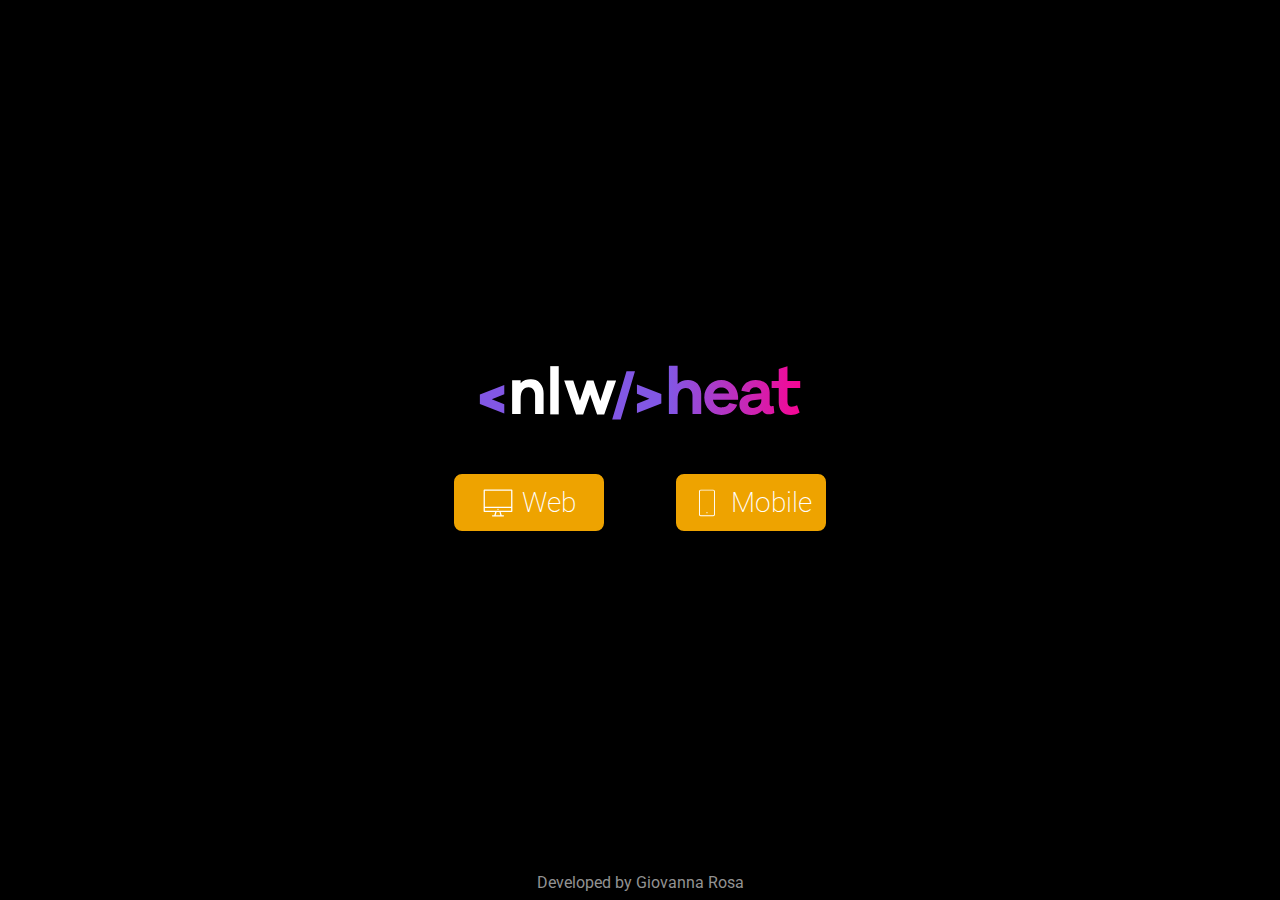
<file: index.html>
<!DOCTYPE html>
<html lang="en">
  <head>
    <meta charset="UTF-8" />
    <meta http-equiv="X-UA-Compatible" content="IE=edge" />
    <meta name="viewport" content="width=device-width, initial-scale=1.0" />
    <link rel="preconnect" href="https://fonts.googleapis.com" />
    <link rel="preconnect" href="https://fonts.gstatic.com" crossorigin />
    <link
      href="https://fonts.googleapis.com/css2?family=Roboto:wght@300;400;700&display=swap"
      rel="stylesheet"
    />
    <link rel="stylesheet" href="style.css" />
    <title>NWL-Heat Home</title>
  </head>
  <body>
    <img src="./assets/nlwheat-icon.svg" alt="NWL-Heat Icon" />
    <div class="container-buttons">
      <div class="challenge">
        <span class="container-icons">
          <img class="icons" src="./assets/desktop-icon.svg" alt="" />
        </span>
        <a
          class="challengeLink"
          href="https://giovanna-mrosa.github.io/nwlheat-dowhile2021/desafio"
          target="_blank"
          >Web</a
        >
      </div>
      <div class="origin">
        <span class="container-icons">
          <img class="icons" src="./assets/mobile-icon.svg" alt="" />
        </span>
        <a
          class="originLink"
          href="https://giovanna-mrosa.github.io/nwlheat-dowhile2021/origin/"
          target="_blank"
          >Mobile</a
        >
      </div>
    </div>
    <p>Developed by Giovanna Rosa</p>
  </body>
</html>
</file>
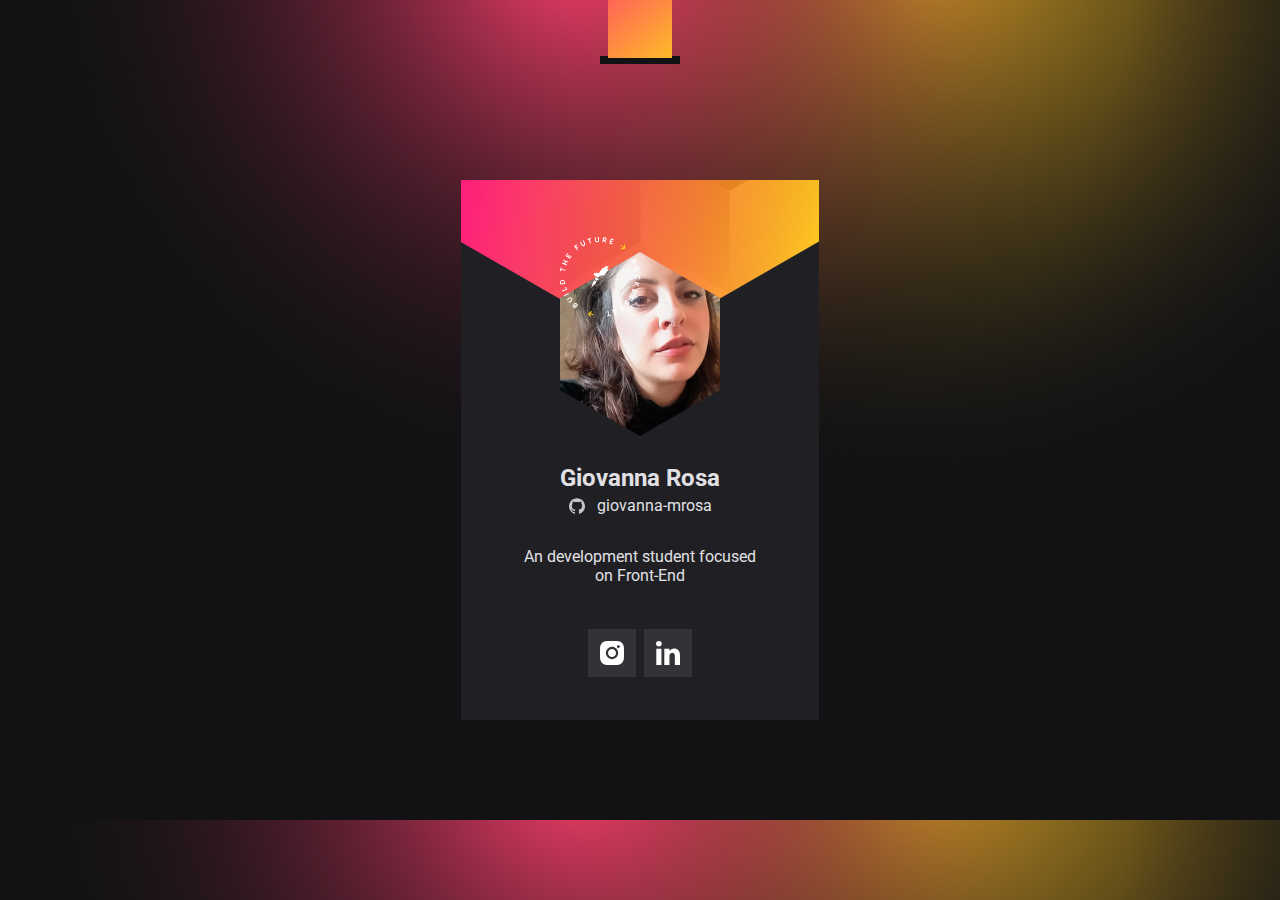
<file: desafio/index.html>
<!-- 
  HTML

  HyperText
  é um texto com link

  Markup
  tags ou marcações

  Language
  sintaxe - regras de uma linguagem
-->
<!DOCTYPE html>
<html lang="en">
  <head>
    <meta charset="UTF-8" />
    <meta http-equiv="X-UA-Compatible" content="IE=edge" />
    <meta name="viewport" content="width=device-width, initial-scale=1.0" />
    <title>Giovanna Rosa - DoWhile 2021</title>

    <link rel="stylesheet" href="style.css" />

    <link rel="preconnect" href="https://fonts.googleapis.com" />
    <link rel="preconnect" href="https://fonts.gstatic.com" crossorigin />
    <link
      href="https://fonts.googleapis.com/css2?family=Roboto:wght@400;700&display=swap"
      rel="stylesheet"
    />
  </head>
  <body>
    <span class="strip">
      <img src="./assets/faixa.png" alt="Faixa do Crachá" />
    </span>
    <main>
      <div class="container">
        <div class="avatar">
          <span class="strip">
            <img src="./assets/build.svg" alt="Selo Rocketseat" />
          </span>
          <img
            id="userImage"
            class="person"
            src="./assets/Giovanna Rosa.jpeg"
            alt="Foto Pessoal"
          />
        </div>

        <h1 id="userName">Giovanna Rosa</h1>
        <a
          id="userLink"
          href="https://github.com/giovanna-mrosa"
          target="_blank"
          ><img src="./assets/github.svg" alt="Ícone GitHub" />
          <span id="userLogin">giovanna-mrosa</span></a
        >

        <p id="userBio">An development student focused on Front-End</p>

        <ul id="socialLinks">
          <li class="instagram">
            <a href="https://www.instagram.com/giovanna.mrosa/" target="_blank">
              <img src="./assets/instagram.svg" alt="Ícone Instagram" />
            </a>
          </li>
          <li class="linkedIn">
            <a
              href="https://www.linkedin.com/in/giovannamarcarorosa/"
              target="_blank"
            >
              <img src="./assets/linkedin.svg" alt="Ícone LinkedIn" />
            </a>
          </li>
        </ul>
      </div>
    </main>

    <script src="main.js"></script>
  </body>
</html>
</file>
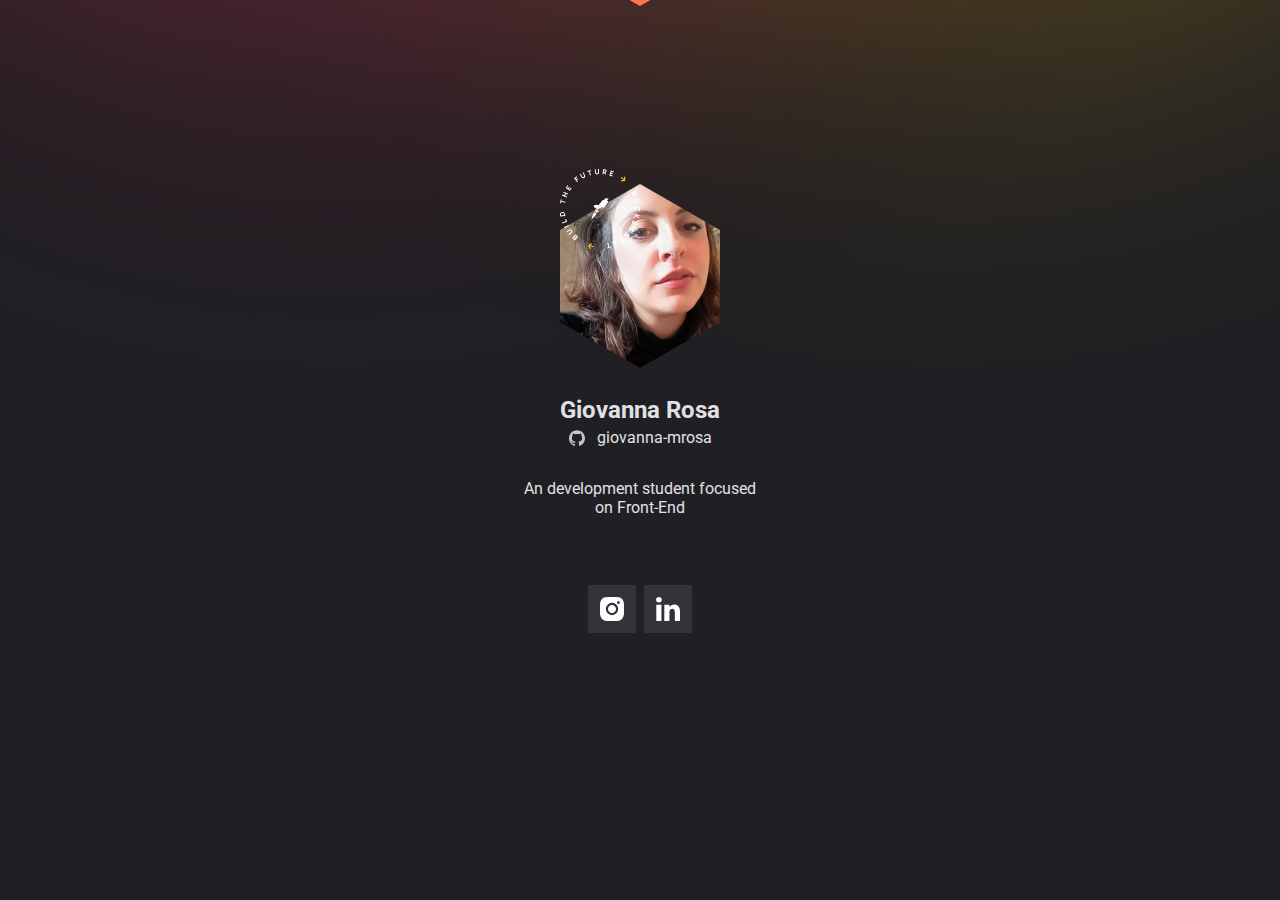
<file: origin/index.html>
<!-- 
  HTML

  HyperText
  é um texto com link

  Markup
  tags ou marcações

  Language
  sintaxe - regras de uma linguagem
-->
<!DOCTYPE html>
<html lang="en">
  <head>
    <meta charset="UTF-8" />
    <meta http-equiv="X-UA-Compatible" content="IE=edge" />
    <meta name="viewport" content="width=device-width, initial-scale=1.0" />
    <title>Giovanna Rosa - DoWhile 2021</title>

    <link rel="stylesheet" href="style.css" />

    <link rel="preconnect" href="https://fonts.googleapis.com" />
    <link rel="preconnect" href="https://fonts.gstatic.com" crossorigin />
    <link
      href="https://fonts.googleapis.com/css2?family=Roboto:wght@400;700&display=swap"
      rel="stylesheet"
    />
  </head>
  <body>
    <main>
      <div class="container">
        <div class="avatar">
          <span>
            <img src="./assets/build.svg" alt="Selo Rocketseat" />
          </span>
          <img
            id="userImage"
            class="person"
            src="./assets/Giovanna Rosa.jpeg"
            alt="Foto Pessoal"
          />
        </div>

        <h1 id="userName">Giovanna Rosa</h1>
        <a
          id="userLink"
          href="https://github.com/giovanna-mrosa"
          target="_blank"
          ><img src="./assets/github.svg" alt="Ícone GitHub" />
          <span id="userLogin">giovanna-mrosa</span></a
        >

        <p id="userBio">An development student focused on Front-End</p>

        <ul id="socialLinks">
          <li class="instagram">
            <a href="https://www.instagram.com/giovanna.mrosa/" target="_blank">
              <img src="./assets/instagram.svg" alt="Ícone Instagram" />
            </a>
          </li>
          <li class="linkedIn">
            <a
              href="https://www.linkedin.com/in/giovannamarcarorosa/"
              target="_blank"
            >
              <img src="./assets/linkedin.svg" alt="Ícone LinkedIn" />
            </a>
          </li>
        </ul>
      </div>
    </main>

    <script src="main.js"></script>
  </body>
</html>
</file>
<file: style.css>
* {
  margin: 0;
  padding: 0;
}

body {
  width: 100%;
  height: 100vh;
  background: black;
  display: flex;
  flex-direction: column;
  justify-content: center;
  align-items: center;
}

p {
  color: rgb(146, 146, 146);
  position: absolute;
  bottom: 8px;
  font-family: 'Roboto', sans-serif;
}

.container-buttons {
  display: flex;
  justify-content: center;
  align-items: center;
  margin-top: 50px;
}

.challengeLink {
  text-decoration: none;
  color: #fff;
  font-weight: 200;
  font-size: 28px;
}

.originLink {
  text-decoration: none;
  color: #fff;
  font-weight: 200;
  font-size: 28px;
}

.challenge {
  font-family: 'Roboto';
  cursor: pointer;
  outline: none;
  font-size: 35px;
  padding: 12px 0px;
  border-radius: 12px;
  background: #eea300;
  transition: border-color box-shadow 0.1s;
  color: #fff;
  margin-right: 32px;
  border: 4px solid #000;
  width: 150px;
  display: flex;
  align-items: center;
  justify-content: center;
}

.origin {
  font-family: 'Roboto';
  cursor: pointer;
  outline: none;
  font-size: 35px;
  padding: 12px 0px;
  border-radius: 12px;
  background: #eea300;
  transition: border-color box-shadow 0.1s;
  color: #fff;
  margin-left: 32px;
  border: 4px solid #000;
  width: 150px;
  display: flex;
  align-items: center;
  justify-content: center;
}

.container-icons {
  display: flex;
  align-items: center;
}

.icons {
  width: 32px;
  margin-right: 8px;
}

.challenge:hover {
  background: #eea30077;
}

.origin:hover {
  background: #eea30077;
}
</file>
<file: desafio/style.css>
* {
  margin: 0;
}

html,
body {
  --black: hsl(240, 6%, 13%);
  --grey: hsl(240, 9%, 89%);

  height: 100%;
  font-family: 'Roboto', sans-serif;
  -webkit-font-smoothing: antialiased;
  background: url(./assets/backgrond.jpg);
}

body {
  display: grid;
  place-items: center;
}

.strip {
  position: absolute;
  top: -100px;
  z-index: 1;
}

@media screen and (max-width: 768px) {
  .strip {
    position: absolute;
    top: 0px;
    z-index: 1;
  }
}

main {
  background: url(./assets/badge.png);
  width: 358px;
  height: 540px;
}

.container {
  max-width: 250px;
  max-height: 400px;
  margin-left: auto;
  margin-right: auto;
  text-align: center;

  color: var(--grey);
}

.avatar {
  width: 10rem;
  margin: 72px auto 0;

  position: relative;
}

.avatar span {
  position: absolute;
  top: -15px;
  z-index: 1;
}

.avatar > img {
  width: 10rem;
  height: 11.5rem;
  object-fit: cover;
  clip-path: polygon(50% 0, 100% 25%, 100% 75%, 50% 100%, 0 75%, 0 25%);
}

h1 {
  font-size: 1.5rem;

  margin-top: 1.5rem;
}

a {
  color: var(--grey);
  text-decoration: none;

  margin-top: 0.25rem;

  display: flex;
  gap: 0.75rem;

  justify-content: center;
  align-items: center;
}

#userLogin {
  transition: 1s ease;
}

#userLogin:hover {
  color: #fe207b;
}

p {
  margin-top: 32px;
}

ul {
  margin-top: 40px;

  list-style: none;
  padding: 0;

  display: flex;
  gap: 0.5rem;

  justify-content: center;
}

.instagran {
  transition: 1s ease;
}

.instagram:hover {
  -webkit-transform: scale(1.2);
  -ms-transform: scale(1.2);
  transform: scale(1.2);
  transition: 1s ease;
}

.linkedIn {
  transition: 1s ease;
}

.linkedIn:hover {
  -webkit-transform: scale(1.2);
  -ms-transform: scale(1.2);
  transform: scale(1.2);
  transition: 1s ease;
}

.person {
  height: 185px;
  width: 185px;
}
</file>
<file: origin/style.css>
* {
  margin: 0;
}

html,
body {
  --black: hsl(240, 6%, 13%);
  --grey: hsl(240, 9%, 89%);

  height: 100%;
  font-family: 'Roboto', sans-serif;
  -webkit-font-smoothing: antialiased;
}

body {
  display: grid;
  place-items: center;
}

main {
  background: url(./assets/background.svg) no-repeat center/cover;
  width: 100vw;
  min-height: 812px;
  height: 100vh;
}

.container {
  max-width: 250px;
  margin-left: auto;
  margin-right: auto;
  text-align: center;

  color: var(--grey);
}

.avatar {
  width: 10rem;
  margin: 11.5rem auto 0;

  position: relative;
}

.avatar span {
  position: absolute;
  top: -15px;
  z-index: 1;
}

.avatar > img {
  width: 10rem;
  height: 11.5rem;
  object-fit: cover;
  clip-path: polygon(50% 0, 100% 25%, 100% 75%, 50% 100%, 0 75%, 0 25%);
}

h1 {
  font-size: 1.5rem;

  margin-top: 1.5rem;
}

a {
  color: var(--grey);
  text-decoration: none;

  margin-top: 0.25rem;

  display: flex;
  gap: 0.75rem;

  justify-content: center;
  align-items: center;
}

#userLogin {
  transition: 1s ease;
}

#userLogin:hover {
  color: #fe207b;
}

p {
  margin-top: 2rem;
}

ul {
  margin-top: 4rem;

  list-style: none;
  padding: 0;

  display: flex;
  gap: 0.5rem;

  justify-content: center;
}

.instagran {
  transition: 1s ease;
}

.instagram:hover {
  -webkit-transform: scale(1.2);
  -ms-transform: scale(1.2);
  transform: scale(1.2);
  transition: 1s ease;
}

.linkedIn {
  transition: 1s ease;
}

.linkedIn:hover {
  -webkit-transform: scale(1.2);
  -ms-transform: scale(1.2);
  transform: scale(1.2);
  transition: 1s ease;
}

.person {
  height: 185px;
  width: 185px;
}
</file>
